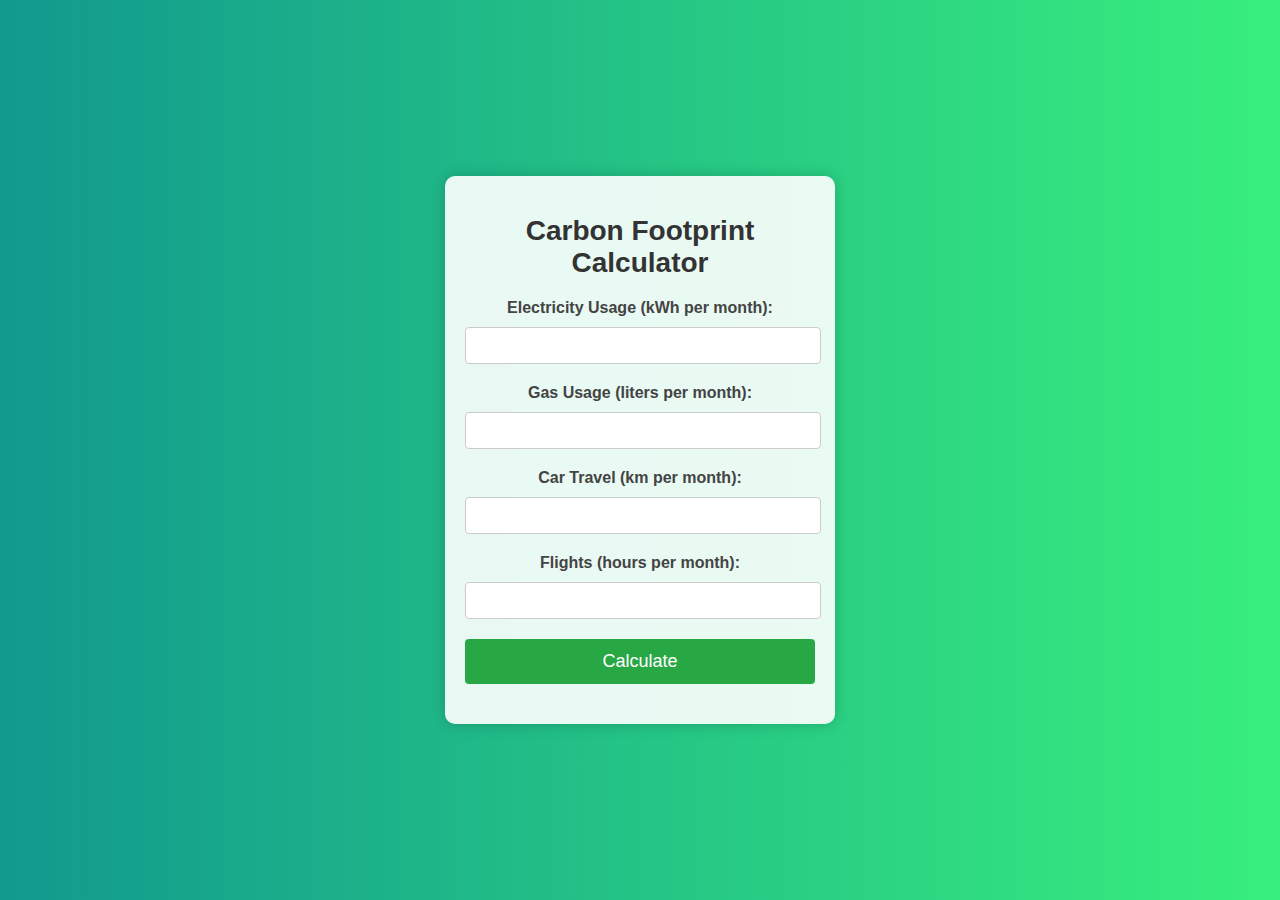
<file: carbon footprint calculator/index.html>
<!DOCTYPE html>
<html lang="en">
<head>
    <meta charset="UTF-8">
    <meta name="viewport" content="width=device-width, initial-scale=1.0">
    <title>Carbon Footprint Calculator</title>
    <link rel="stylesheet" href="style.css">
</head>
<body>
    <div class="container">
        <h1>Carbon Footprint Calculator</h1>
        <form id="footprintForm">
            <label for="electricity">Electricity Usage (kWh per month):</label>
            <input type="number" id="electricity" name="electricity">

            <label for="gas">Gas Usage (liters per month):</label>
            <input type="number" id="gas" name="gas">

            <label for="car">Car Travel (km per month):</label>
            <input type="number" id="car" name="car">

            <label for="flights">Flights (hours per month):</label>
            <input type="number" id="flights" name="flights">

            <button type="button" onclick="calculateFootprint()">Calculate</button>
        </form>
        <div id="result"></div>
    </div>
    <script src="script.js"></script>
</body>
</html>
</file>
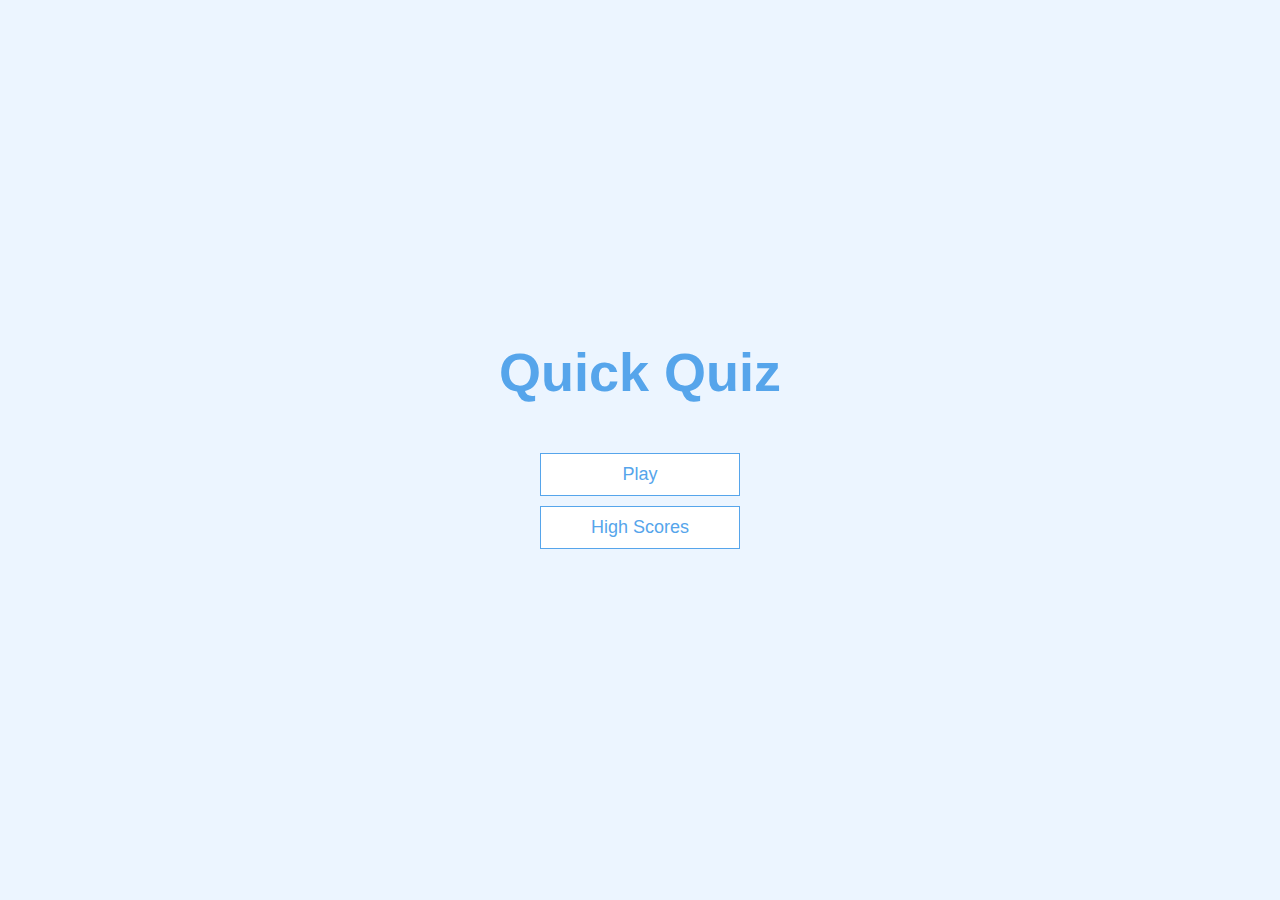
<file: quiz app/index.html>
<!DOCTYPE html>
<html lang="en">
  <head>
    <meta charset="UTF-8" />
    <meta name="viewport" content="width=device-width, initial-scale=1.0" />
    <meta http-equiv="X-UA-Compatible" content="ie=edge" />
    <title>Quick Quiz</title>
    <link rel="stylesheet" href="app.css" />
  </head>
  <body>
    <div class="container">
      <div id="home" class="flex-center flex-column">
        <h1>Quick Quiz</h1>
        <a class="btn" href="game.html">Play</a>
        <a class="btn" href="highscore.html">High Scores</a>
      </div>
    </div>
  </body>
</html>
</file>
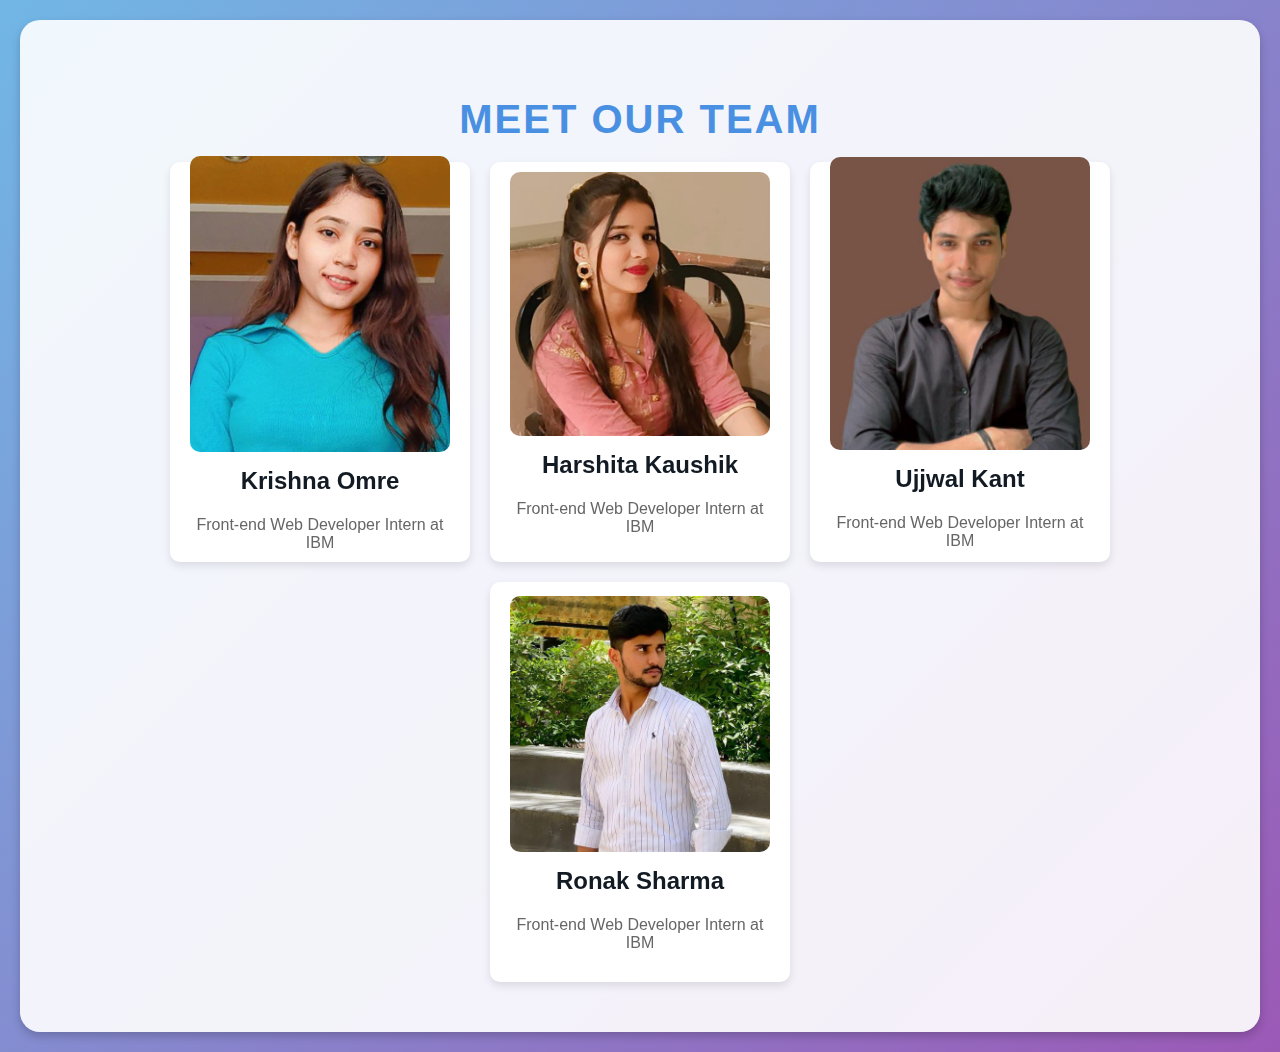
<file: team/index.html>
<!DOCTYPE html>
<html lang="en">
<head>
    <meta charset="UTF-8">
    <meta name="viewport" content="width=device-width, initial-scale=1.0">
    <title>Bold Visions</title>
    <link rel="stylesheet" href="style.css">
</head>
<body>
    <section class="team-section">
        <h1>Meet Our Team</h1>
        <div class="team-container">
            <div class="team-member">
                <div class="team-card">
                    <div class="team-card-front">
                        <img src="./images/krishna.jpg" alt="Krishna">
                        <h2>Krishna Omre</h2>
                        <p>Front-end Web Developer Intern at IBM</p>
                    </div>
                    <div class="team-card-back">
                        <p>Krishna is a dedicated front-end web developer intern at IBM and a 5th semester BCA student at Sushant University. With strong skills in HTML, CSS, and JavaScript, Krishna has contributed to our sustainability development course application, which includes quizzes and a carbon footprint calculator.</p>
                    </div>
                </div>
            </div>
            <div class="team-member">
                <div class="team-card">
                    <div class="team-card-front">
                        <img src="./images/harshita.jpg" alt="Harshita">
                        <h2>Harshita Kaushik</h2>
                        <p>Front-end Web Developer Intern at IBM</p>
                    </div>
                    <div class="team-card-back">
                        <p>Harshita is a passionate front-end web developer intern at IBM and a 5th semester BCA student at Sushant University. She excels in creating visually appealing and user-friendly interfaces for our sustainability development course application, featuring quizzes and a carbon footprint calculator.</p>
                    </div>
                </div>
            </div>
            <div class="team-member">
                <div class="team-card">
                    <div class="team-card-front">
                        <img src="./images/ujjwal.jpg" alt="Ujjwal">
                        <h2>Ujjwal Kant</h2>
                        <p>Front-end Web Developer Intern at IBM</p>
                    </div>
                    <div class="team-card-back">
                        <p>Ujjwal is a creative front-end web developer intern at IBM and a 5th semester BCA student at Sushant University. His expertise in HTML, CSS, and JavaScript has been pivotal in developing our sustainability development course application, incorporating quizzes and a carbon footprint calculator.</p>
                    </div>
                </div>
            </div>
            <div class="team-member">
                <div class="team-card">
                    <div class="team-card-front">
                        <img src="./images/ronak.jpg" alt="Ronak">
                        <h2>Ronak Sharma</h2>
                        <p>Front-end Web Developer Intern at IBM</p>
                    </div>
                    <div class="team-card-back">
                        <p>Ronak is a versatile front-end web developer intern at IBM and a 5th semester BCA student at Sushant University. His problem-solving skills and attention to detail have greatly contributed to our sustainability development course application, which includes quizzes and a carbon footprint calculator.</p>
                    </div>
                </div>
            </div>
        </div>
    </section>
    <script src="script.js"></script>
</body>
</html>
</file>
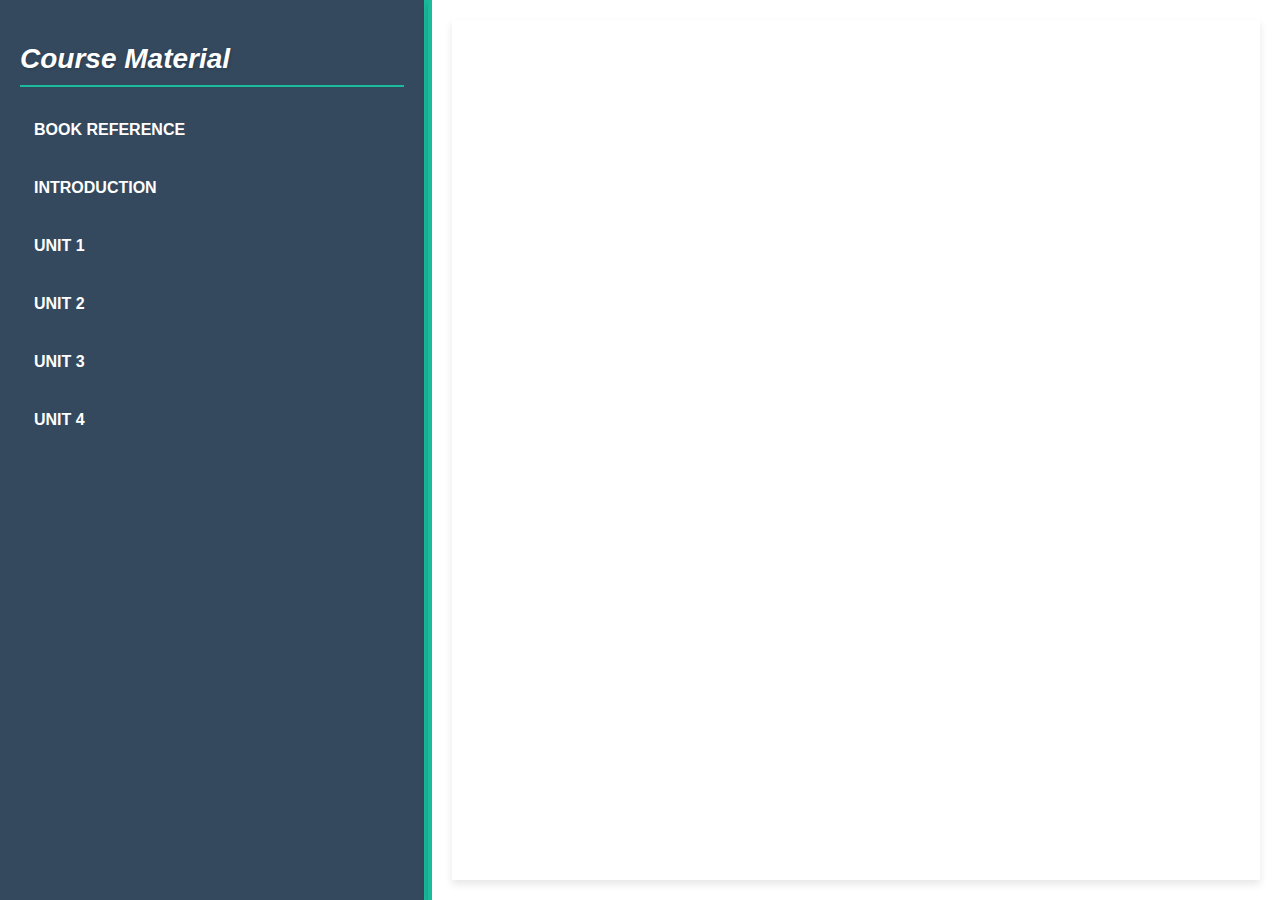
<file: book store/course.html>
<!doctype html>
<html lang="en">
<head>
    <meta charset="UTF-8">
    <meta name="viewport" content="width=device-width, initial-scale=1.0">
    <title>Bold Visions</title>
</head>
<body>
    <link rel="stylesheet" href="style.css">
    <div class="sidebar">
        <h2>Course Material</h2>
        <a href="00-AGARWALAPRELIMS.pdf" target="pdfViewer">BOOK REFERENCE</a>
        <a href="Introduction-to-Sustainability-1693251458.pdf" target="pdfViewer">INTRODUCTION</a>
        <a href="4224Chapter 1 Introduction2.pdf" target="pdfViewer">UNIT 1</a>
        <a href="2217Getting started.pdf" target="pdfViewer">UNIT 2</a>
        <a href="keec109.pdf" target="pdfViewer">UNIT 3</a>
        <a href="The_Top_50_Sustainability_Books.pdf" target="pdfViewer">UNIT 4</a>
    </div>
    <div class="content">
        <iframe name="pdfViewer"></iframe>
    </div>
</body>
</html>
</file>
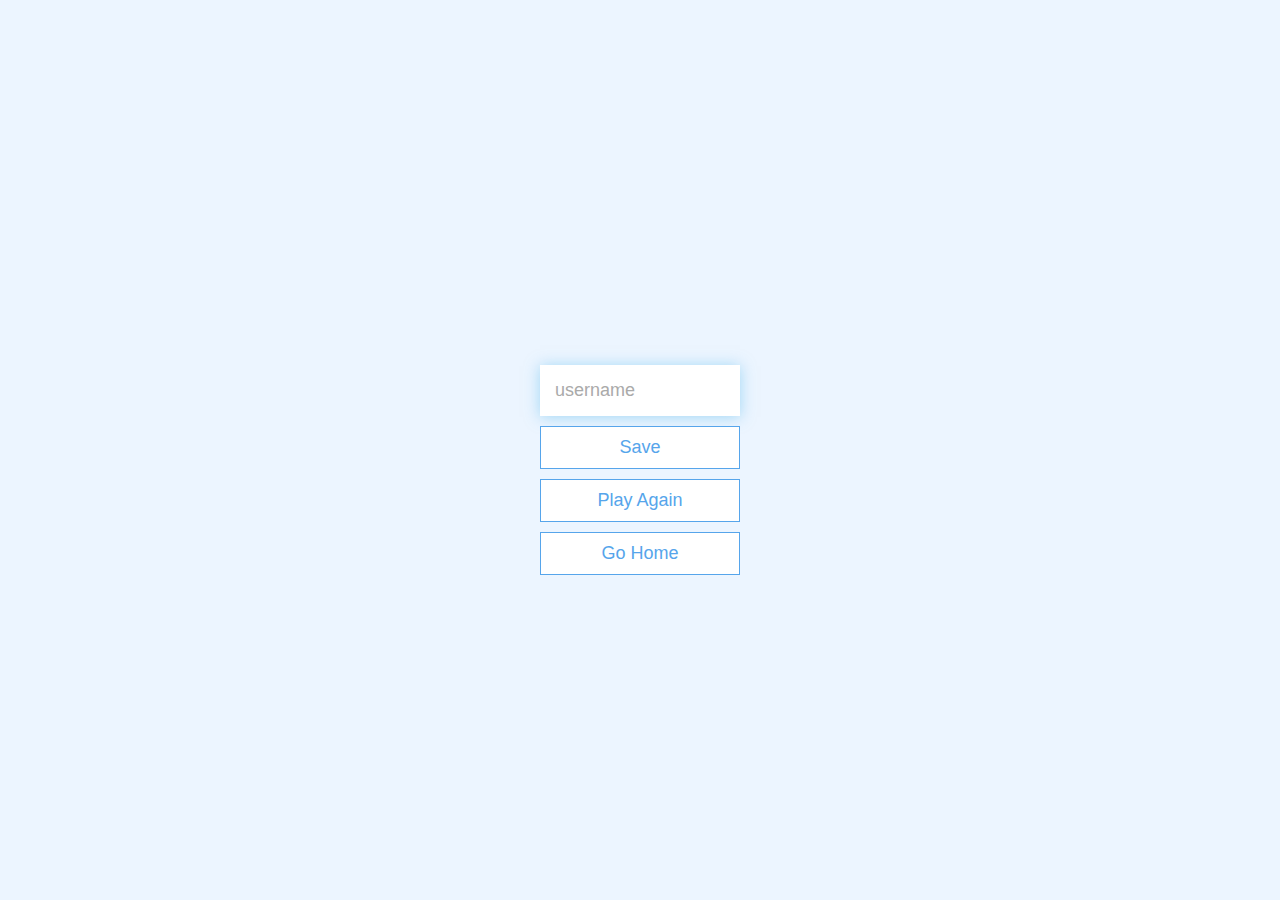
<file: quiz app/end.html>
<!DOCTYPE html>
<html lang="en">
  <head>
    <meta charset="UTF-8" />
    <meta name="viewport" content="width=device-width, initial-scale=1.0" />
    <meta http-equiv="X-UA-Compatible" content="ie=edge" />
    <title>Congrats!</title>
    <link rel="stylesheet" href="app.css" />
  </head>
  <body>
    <div class="container">
      <div id="end" class="flex-center flex-column">
        <h1 id="finalScore"></h1>
        <form>
          <input
            type="text"
            name="username"
            id="username"
            placeholder="username"
          />
          <button
            type="submit"
            class="btn"
            id="saveScoreBtn"
            onclick="saveHighScore(event)"
            disabled
          >
            Save
          </button>
        </form>
        <a class="btn" href="game.html">Play Again</a>
        <a class="btn" href="index.html">Go Home</a>
      </div>
    </div>
    <script src="end.js"></script>
  </body>
</html>
</file>
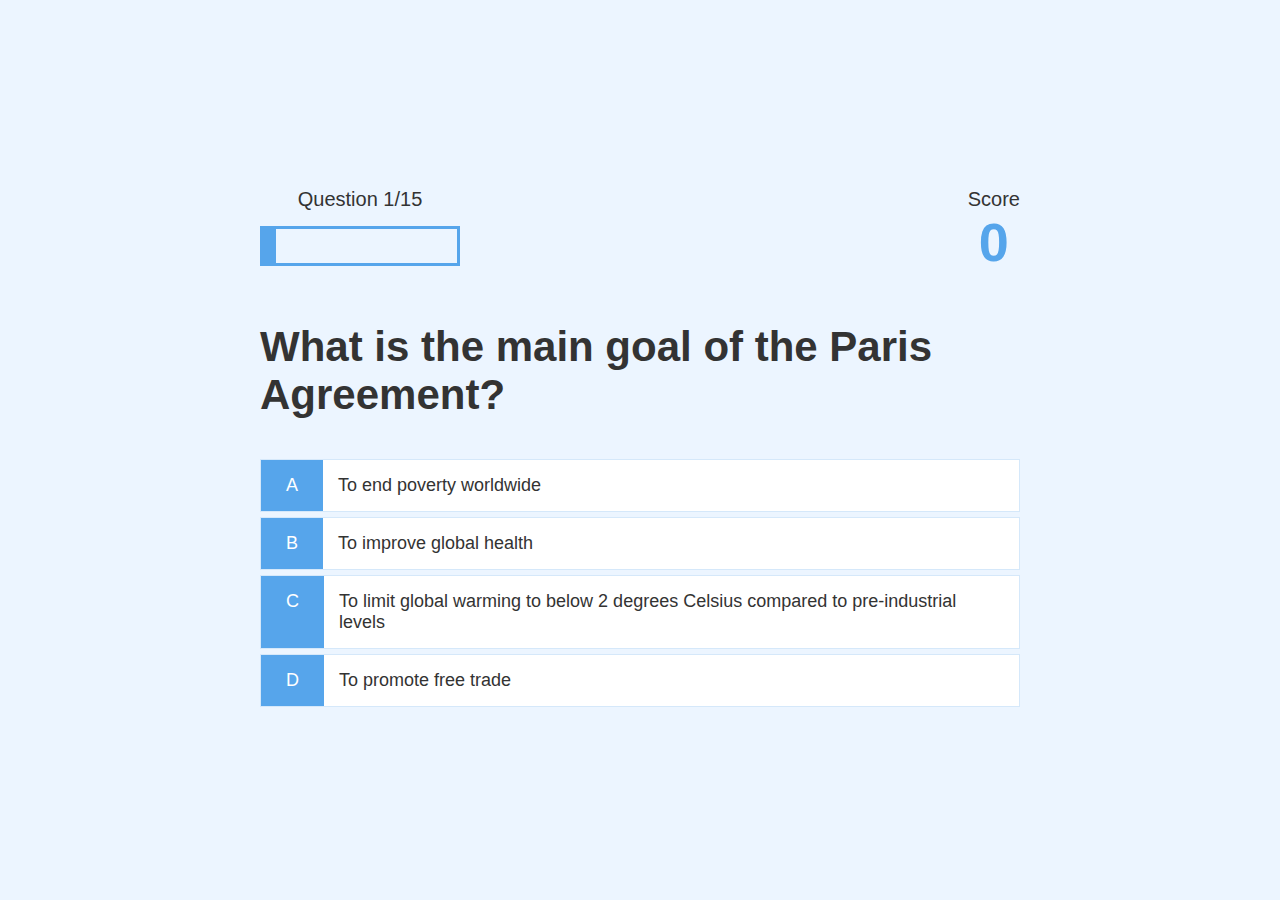
<file: quiz app/game.html>
<!DOCTYPE html>
<html lang="en">
<head>
    <meta charset="UTF-8" />
    <meta name="viewport" content="width=device-width, initial-scale=1.0" />
    <meta http-equiv="X-UA-Compatible" content="ie=edge" />
    <title>Quick Quiz - Play</title>
    <link rel="stylesheet" href="app.css" />
    <link rel="stylesheet" href="game.css" />
</head>
<body>
    <div class="container">
        <div id="loader">Loading...</div>
        <div id="game" class="justify-center flex-column hidden">
            <div id="hud">
                <div id="hud-item">
                    <p id="progressText" class="hud-prefix">Question</p>
                    <div id="progressBar">
                        <div id="progressBarFull"></div>
                    </div>
                </div>
                <div id="hud-item">
                    <p class="hud-prefix">Score</p>
                    <h1 class="hud-main-text" id="score">0</h1>
                </div>
            </div>
            <h2 id="question">Question text</h2>
            <div class="choice-container">
                <p class="choice-prefix">A</p>
                <p class="choice-text" data-number="1"></p>
            </div>
            <div class="choice-container">
                <p class="choice-prefix">B</p>
                <p class="choice-text" data-number="2"></p>
            </div>
            <div class="choice-container">
                <p class="choice-prefix">C</p>
                <p class="choice-text" data-number="3"></p>
            </div>
            <div class="choice-container">
                <p class="choice-prefix">D</p>
                <p class="choice-text" data-number="4"></p>
            </div>
        </div>
    </div>
    <script src="game.js"></script>
</body>
</html>
</file>
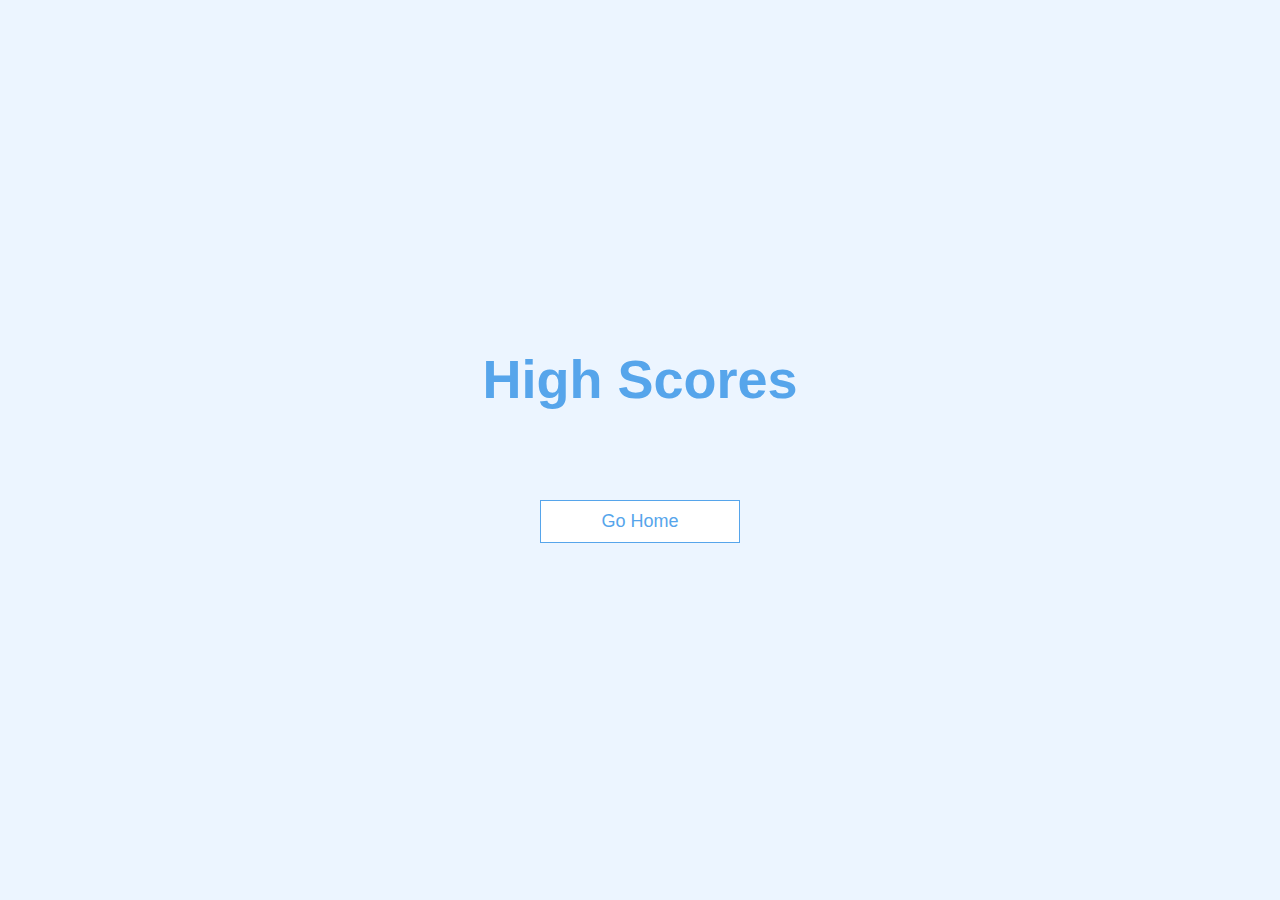
<file: quiz app/highscore.html>
<!DOCTYPE html>
<html lang="en">
  <head>
    <meta charset="UTF-8" />
    <meta name="viewport" content="width=device-width, initial-scale=1.0" />
    <meta http-equiv="X-UA-Compatible" content="ie=edge" />
    <title>High Scores</title>
    <link rel="stylesheet" href="app.css" />
    <link rel="stylesheet" href="highscore.css" />
  </head>
  <body>
    <div class="container">
      <div id="highScores" class="flex-center flex-column">
        <h1 id="finalScore">High Scores</h1>
        <ul id="highScoresList"></ul>
        <a class="btn" href="index.html">Go Home</a>
      </div>
    </div>
    <script src="highscore.js"></script>
  </body>
</html>
</file>
<file: carbon footprint calculator/style.css>
/* styles.css */
body {
    font-family: 'Arial', sans-serif;
    background: linear-gradient(to right, #11998e, #38ef7d);
    margin: 0;
    padding: 0;
    display: flex;
    justify-content: center;
    align-items: center;
    height: 100vh;
    transition: background 0.5s ease-in-out;
}

.container {
    background-color: rgba(255, 255, 255, 0.9);
    padding: 20px;
    border-radius: 10px;
    box-shadow: 0 0 15px rgba(0, 0, 0, 0.2);
    width: 350px;
    text-align: center;
    transition: transform 0.3s ease-in-out, box-shadow 0.3s ease-in-out;
}

.container:hover {
    transform: translateY(-10px);
    box-shadow: 0 0 25px rgba(0, 0, 0, 0.3);
}

h1 {
    font-size: 28px;
    margin-bottom: 20px;
    color: #333;
}

form label {
    display: block;
    margin-bottom: 10px;
    font-weight: bold;
    color: #444;
    font-size: 16px;
}

form input {
    width: calc(100% - 16px);
    padding: 10px;
    margin-bottom: 20px;
    border: 1px solid #ccc;
    border-radius: 4px;
    transition: border 0.3s ease-in-out, box-shadow 0.3s ease-in-out;
}

form input:focus {
    border-color: #28a745;
    box-shadow: 0 0 8px rgba(40, 167, 69, 0.5);
}

button {
    width: 100%;
    padding: 12px;
    background-color: #28a745;
    color: #fff;
    border: none;
    border-radius: 4px;
    cursor: pointer;
    font-size: 18px;
    transition: background-color 0.3s ease-in-out, box-shadow 0.3s ease-in-out;
}

button:hover {
    background-color: #218838;
    box-shadow: 0 0 10px rgba(33, 136, 56, 0.3);
}

#result {
    margin-top: 20px;
    font-size: 20px;
    font-weight: bold;
    color: #333;
    transition: color 0.3s ease-in-out;
}

#result.show {
    color: #28a745;
}

#result.error {
    color: #dc3545;
}
</file>
<file: quiz app/app.css>
:root {
    background-color: #ecf5ff;
    font-size: 62.5%;
  }
  
  * {
    box-sizing: border-box;
    font-family: Arial, Helvetica, sans-serif;
    margin: 0;
    padding: 0;
    color: #333;
  }
  
  h1,
  h2,
  h3,
  h4 {
    margin-bottom: 1rem;
  }
  
  h1 {
    font-size: 5.4rem;
    color: #56a5eb;
    margin-bottom: 5rem;
  }
  
  h1 > span {
    font-size: 2.4rem;
    font-weight: 500;
  }
  
  h2 {
    font-size: 4.2rem;
    margin-bottom: 4rem;
    font-weight: 700;
  }
  
  h3 {
    font-size: 2.8rem;
    font-weight: 500;
  }
  
  /* UTILITIES */
  
  .container {
    width: 100vw;
    height: 100vh;
    display: flex;
    justify-content: center;
    align-items: center;
    max-width: 80rem;
    margin: 0 auto;
    padding: 2rem;
  }
  
  .container > * {
    width: 100%;
  }
  
  .flex-column {
    display: flex;
    flex-direction: column;
  }
  
  .flex-center {
    justify-content: center;
    align-items: center;
  }
  
  .justify-center {
    justify-content: center;
  }
  
  .text-center {
    text-align: center;
  }
  
  .hidden {
    display: none;
  }
  
  /* BUTTONS */
  .btn {
    font-size: 1.8rem;
    padding: 1rem 0;
    width: 20rem;
    text-align: center;
    border: 0.1rem solid #56a5eb;
    margin-bottom: 1rem;
    text-decoration: none;
    color: #56a5eb;
    background-color: white;
  }
  
  .btn:hover {
    cursor: pointer;
    box-shadow: 0 0.4rem 1.4rem 0 rgba(86, 185, 235, 0.5);
    transform: translateY(-0.1rem);
    transition: transform 150ms;
  }
  
  .btn[disabled]:hover {
    cursor: not-allowed;
    box-shadow: none;
    transform: none;
  }
  
  /* FORMS */
  form {
    width: 100%;
    display: flex;
    flex-direction: column;
    align-items: center;
  }
  
  input {
    margin-bottom: 1rem;
    width: 20rem;
    padding: 1.5rem;
    font-size: 1.8rem;
    border: none;
    box-shadow: 0 0.1rem 1.4rem 0 rgba(86, 185, 235, 0.5);
  }
  
  input::placeholder {
    color: #aaa;
  }
</file>
<file: team/style.css>
/* body {
    font-family: Arial, sans-serif;
    background-color: #f4f4f4;
    margin: 0;
    padding: 0;
}

.team-section {
    text-align: center;
    padding: 50px 0;
    background-color: #fff;
}

.team-section h1 {
    font-size: 2.5em;
    margin-bottom: 20px;
    color: #333;
}

.team-container {
    display: flex;
    flex-wrap: wrap;
    justify-content: center;
    gap: 20px;
}

.team-member {
    background-color: #fff;
    border-radius: 10px;
    box-shadow: 0 4px 8px rgba(0, 0, 0, 0.1);
    overflow: hidden;
    max-width: 300px;
    transition: transform 0.3s, box-shadow 0.3s;
    position: relative;
    cursor: pointer;
}

.team-member:hover {
    transform: translateY(-10px);
    box-shadow: 0 8px 16px rgba(0, 0, 0, 0.2);
}

.team-member::after {
    content: "";
    position: absolute;
    top: 0;
    left: 0;
    width: 100%;
    height: 100%;
    background: rgba(0, 0, 0, 0.5);
    opacity: 0;
    transition: opacity 0.5s;
}

.team-member:hover::after {
    opacity: 1;
}

.team-member img {
    width: 100%;
    height: auto;
    transition: transform 0.5s;
}

.team-member:hover img {
    transform: scale(1.1);
}

.team-member figcaption {
    font-weight: bold;
    margin: 10px 0;
}

.team-member p {
    padding: 0 20px 20px;
}

@keyframes fadeIn {
    from {
        opacity: 0;
    }
    to {
        opacity: 1;
    }
}

.team-member {
    animation: fadeIn 1s ease-in-out;
}

@media (max-width: 768px) {
    .team-container {
        flex-direction: column;
        align-items: center;
    }
}
 */
 body {
    font-family: 'Segoe UI', Tahoma, Geneva, Verdana, sans-serif;
    background: linear-gradient(135deg, #71b7e6, #9b59b6);
    margin: 0;
    padding: 0;
    color: #333;
}

.team-section {
    text-align: center;
    padding: 50px 0;
    background: rgba(255, 255, 255, 0.9);
    margin: 20px;
    border-radius: 20px;
    box-shadow: 0 4px 10px rgba(0, 0, 0, 0.2);
}

.team-section h1 {
    font-size: 2.5em;
    margin-bottom: 20px;
    color: #4A90E2;
    text-transform: uppercase;
    letter-spacing: 2px;
}

.team-container {
    display: flex;
    flex-wrap: wrap;
    justify-content: center;
    gap: 20px;
    padding: 0 20px;
}

.team-member {
    perspective: 1000px;
}

.team-card {
    width: 300px;
    height: 400px;
    position: relative;
    transform-style: preserve-3d;
    transition: transform 0.8s;
}

.team-card-front, .team-card-back {
    width: 100%;
    height: 100%;
    position: absolute;
    backface-visibility: hidden;
    border-radius: 10px;
    box-shadow: 0 4px 8px rgba(0, 0, 0, 0.1);
}

.team-card-front {
    background: #fff;
    display: flex;
    flex-direction: column;
    align-items: center;
    justify-content: center;
    padding: 20px;
    box-sizing: border-box;
}

.team-card-front img {
    width: 100%;
    height: auto;
    border-radius: 10px;
}

.team-card-front h2 {
    margin: 15px 0 5px;
    color: #121a24;
}

.team-card-front p {
    color: #666;
}

.team-card-back {
    background: #213852;
    color: #fff;
    transform: rotateY(180deg);
    display: flex;
    align-items: center;
    justify-content: center;
    padding: 20px;
    box-sizing: border-box;
    text-align: center;
}

.team-member:hover .team-card {
    transform: rotateY(180deg);
}

@media (max-width: 768px) {
    .team-container {
        flex-direction: column;
        align-items: center;
    }
}
</file>
<file: book store/style.css>
body {
    display: flex;
    height: 100vh;
    margin: 0;
    font-family: 'Segoe UI', Tahoma, Geneva, Verdana, sans-serif;
    background: linear-gradient(135deg, #e2e2e2, #ffffff);
    overflow: hidden;
}

/* Sidebar Styling */
.sidebar {
    width: 25%;
    background: #34495e;
    color: #ffffff;
    padding: 20px;
    box-shadow: 0 4px 8px rgba(0, 0, 0, 0.2);
    overflow-y: auto;
    transition: width 0.3s ease;
    border-right: 4px solid #1abc9c;
}

.sidebar:hover {
    width: 30%;
}

/* Content Area Styling */
.content {
    flex: 1;
    padding: 20px;
    background: #ffffff;
    border-left: 4px solid #1abc9c;
    box-shadow: 0 4px 8px rgba(0, 0, 0, 0.2);
}

iframe {
    width: 100%;
    height: 100%;
    border: none;
    box-shadow: 0 4px 8px rgba(0, 0, 0, 0.1);
    transition: transform 0.5s ease, opacity 0.3s ease;
}

/* Link Styling */
a {
    display: block;
    color: #ffffff;
    text-decoration: none;
    padding: 12px;
    border-radius: 8px;
    margin-bottom: 12px;
    transition: background-color 0.3s ease, color 0.3s ease, transform 0.3s ease;
    border: 2px solid transparent;
    position: relative;
    overflow: hidden;
    font-size: 16px;
    font-weight: bold;
}

a::before {
    content: '';
    position: absolute;
    top: 50%;
    left: 50%;
    width: 300%;
    height: 300%;
    background: rgba(255, 255, 255, 0.3);
    transition: all 0.5s ease;
    transform: translate(-50%, -50%) scale(0);
    border-radius: 50%;
}

a:hover::before {
    transform: translate(-50%, -50%) scale(1);
}

a:hover {
    background-color: #1abc9c;
    color: #ffffff;
    transform: translateX(5px);
    box-shadow: 0 4px 8px rgba(0, 0, 0, 0.3);
}

/* Header Styling */
h2 {
    font-style: italic;
    color: #ffffff;
    margin-bottom: 20px;
    text-shadow: 1px 1px 3px rgba(0, 0, 0, 0.2);
    font-size: 28px;
    border-bottom: 2px solid #1abc9c;
    padding-bottom: 10px;
}

/* Responsive Design */
@media (max-width: 768px) {
    .sidebar {
        width: 100%;
        position: absolute;
        top: 0;
        left: 0;
        height: 60px;
        overflow: hidden;
        box-shadow: none;
        border-right: none;
        border-bottom: 4px solid #1abc9c;
    }

    .content {
        margin-top: 60px;
        height: calc(100vh - 60px);
    }

    .sidebar:hover {
        width: 100%;
        height: calc(100vh - 60px);
    }
}
</file>
<file: quiz app/game.css>
.choice-container {
    display: flex;
    margin-bottom: 0.5rem;
    width: 100%;
    font-size: 1.8rem;
    border: 0.1rem solid rgb(86, 165, 235, 0.25);
    background-color: white;
  }
  
  .choice-container:hover {
    cursor: pointer;
    box-shadow: 0 0.4rem 1.4rem 0 rgba(86, 185, 235, 0.5);
    transform: translateY(-0.1rem);
    transition: transform 150ms;
  }
  
  .choice-prefix {
    padding: 1.5rem 2.5rem;
    background-color: #56a5eb;
    color: white;
  }
  
  .choice-text {
    padding: 1.5rem;
    width: 100%;
  }
  
  .correct {
    background-color: #28a745;
  }
  
  .incorrect {
    background-color: #dc3545;
  }
  
  /* HUD */
  
  #hud {
    display: flex;
    justify-content: space-between;
  }
  
  .hud-prefix {
    text-align: center;
    font-size: 2rem;
  }
  
  .hud-main-text {
    text-align: center;
  }
  
  #progressBar {
    width: 20rem;
    height: 4rem;
    border: 0.3rem solid #56a5eb;
    margin-top: 1.5rem;
  }
  
  #progressBarFull {
    height: 3.4rem;
    background-color: #56a5eb;
    width: 0%;
  }
  
  /* LOADER */
  #loader {
    border: 1.6rem solid white;
    border-radius: 50%;
    border-top: 1.6rem solid #56a5eb;
    width: 12rem;
    height: 12rem;
    animation: spin 2s linear infinite;
  }
  
  @keyframes spin {
    0% {
      transform: rotate(0deg);
    }
    100% {
      transform: rotate(360deg);
    }
  }
</file>
<file: quiz app/highscore.css>
#highScoresList {
    list-style: none;
    padding-left: 0;
    margin-bottom: 4rem;
  }
  
  .high-score {
    font-size: 2.8rem;
    margin-bottom: 0.5rem;
  }
  
  .high-score:hover {
    transform: scale(1.025);
  }
</file>
